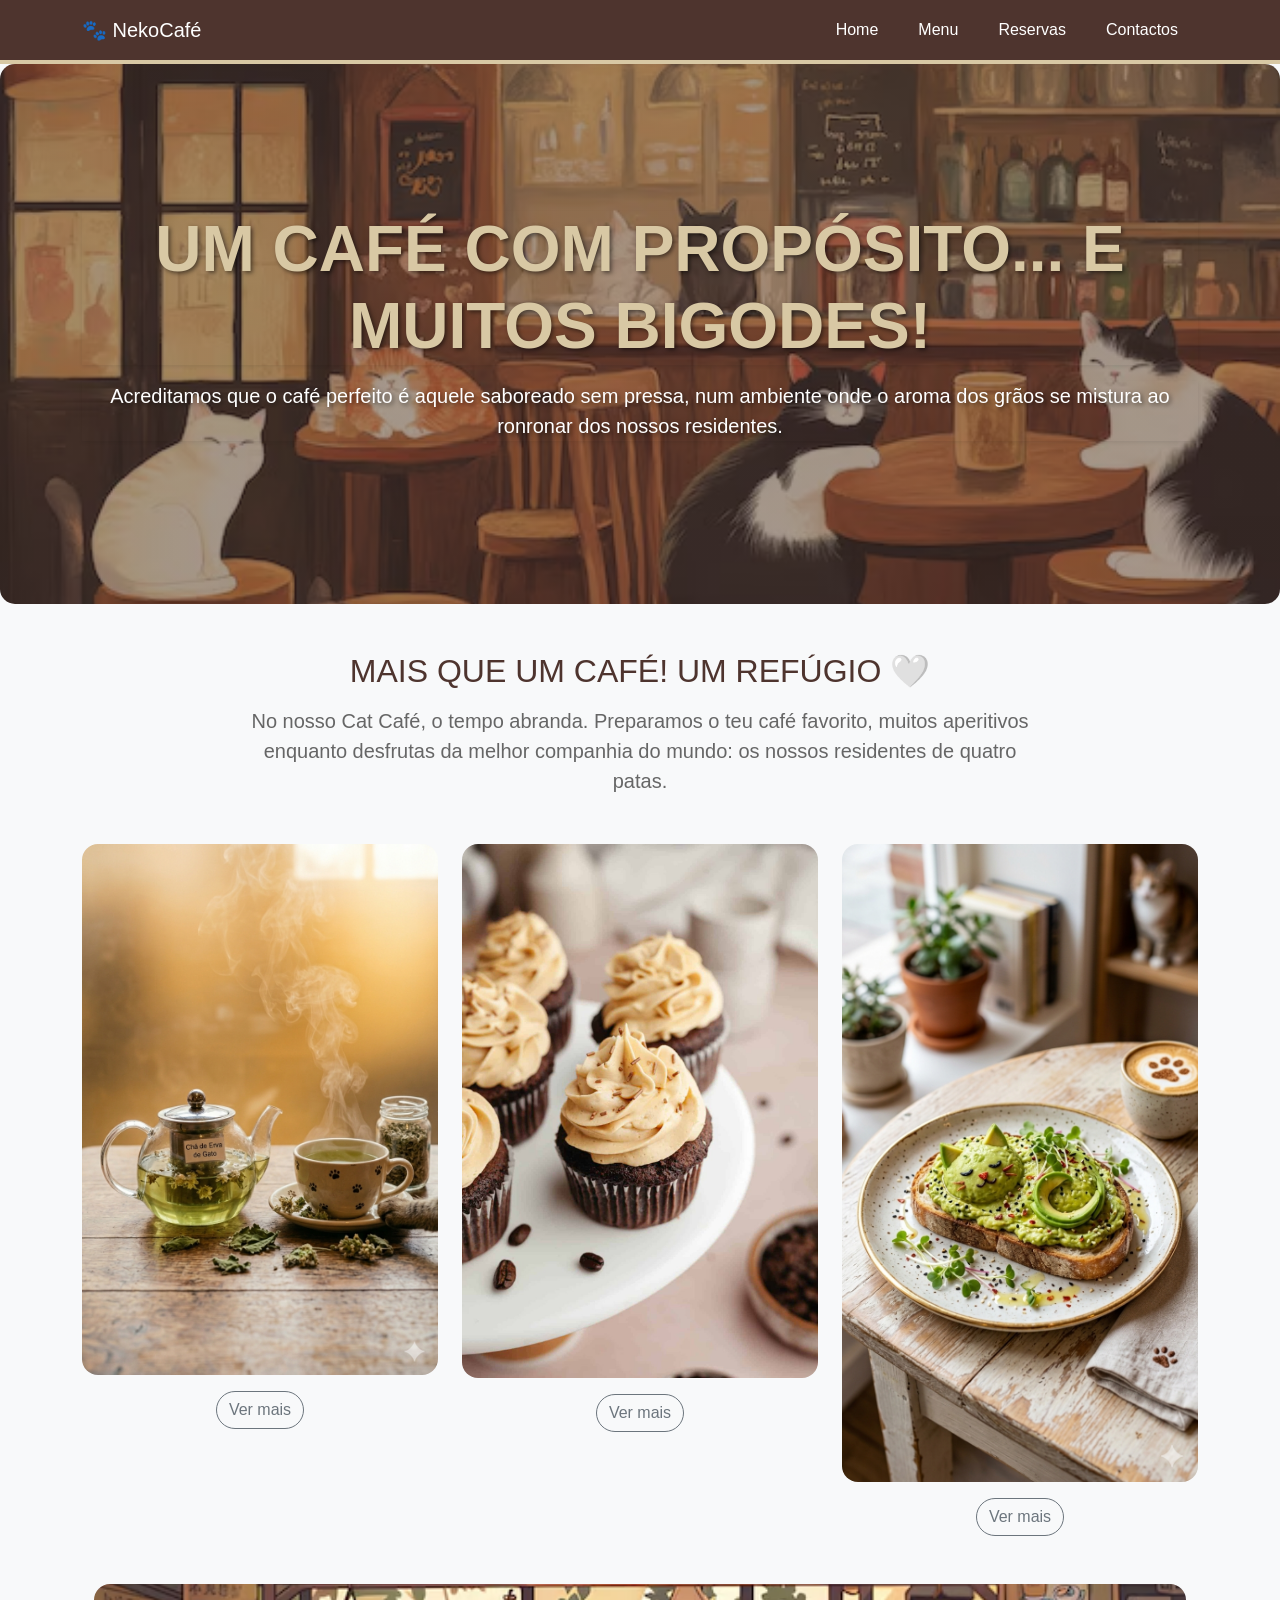
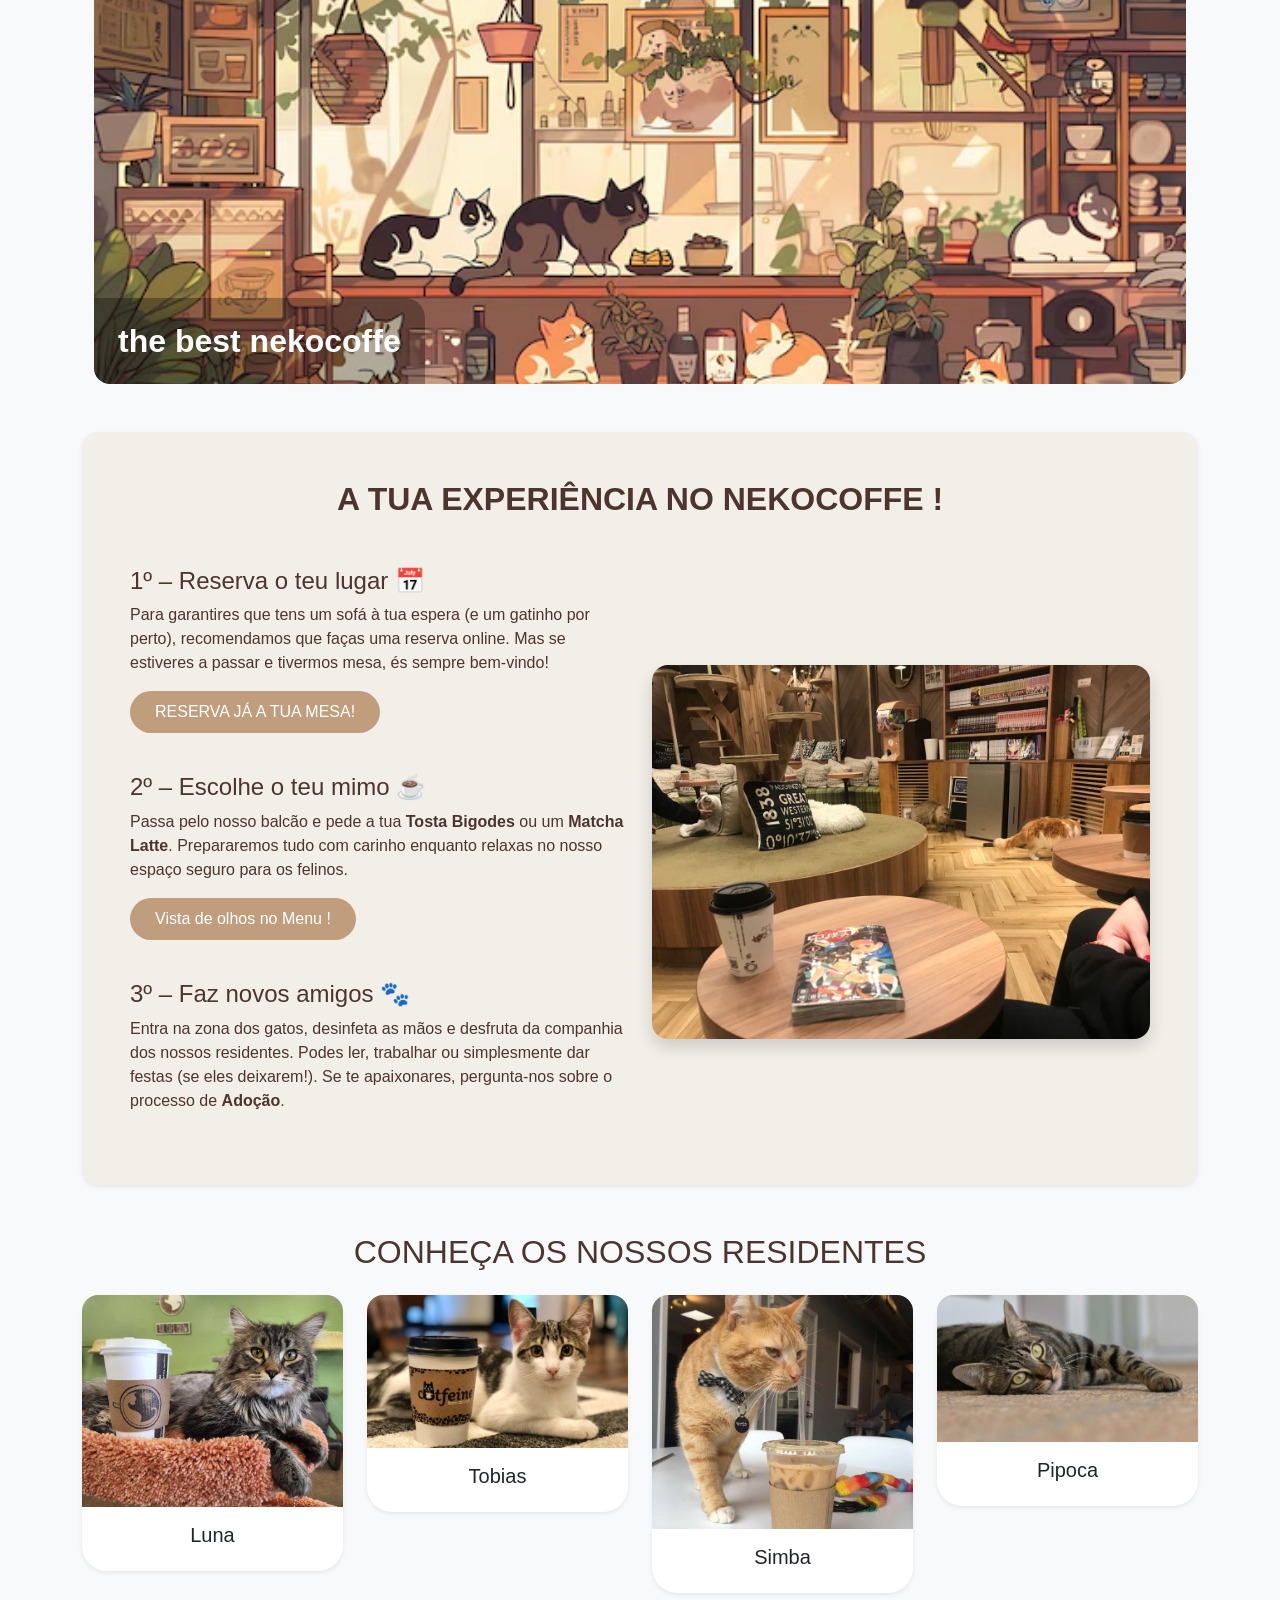
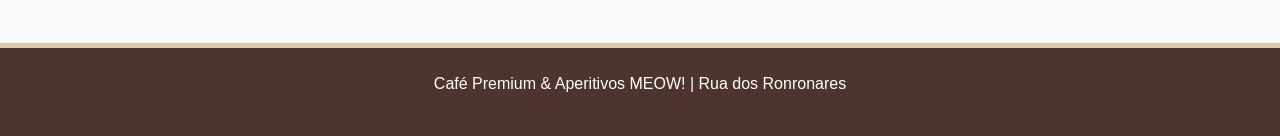
<file: index.html>
<!DOCTYPE html>
<html lang="pt">
<head>
    <meta charset="UTF-8">
    <meta name="viewport" content="width=device-width, initial-scale=1.0">
    <title>NekoCafé | Home</title>
    <link href="https://cdn.jsdelivr.net/npm/bootstrap@5.3.0/dist/css/bootstrap.min.css" rel="stylesheet">
    <link rel="stylesheet" href="css/style.css">
</head>
<body>

    <!-- NAVBAR -->
    <nav class="navbar navbar-expand-lg navbar-dark sticky-top" style="background-color: #4E342E;">
        <div class="container">
            <a class="navbar-brand" href="index.html">🐾 NekoCafé</a>
            <div class="collapse navbar-collapse">
                <ul class="navbar-nav ms-auto">
                    <li class="nav-item"><a class="nav-link" href="index.html">Home</a></li>
                    <li class="nav-item"><a class="nav-link" href="menu.html">Menu</a></li>
                    <li class="nav-item"><a class="nav-link" href="reservas.html">Reservas</a></li>
                    <li class="nav-item"><a class="nav-link" href="contactos.html">Contactos</a></li>
                </ul>
            </div>
        </div>
    </nav>

    <!-- HERO -->
    <header class="hero-section text-center text-white d-flex align-items-center justify-content-center">
    <div class="container">
        <h1 class="display-3 fw-bold shadow-sm">UM CAFÉ COM PROPÓSITO... E MUITOS BIGODES!</h1>
        <p class="lead mt-3 shadow-sm">Acreditamos que o café perfeito é aquele saboreado sem pressa, num ambiente onde o aroma dos grãos se mistura ao ronronar dos nossos residentes.</p>
    </div>
</header>

    <main class="container my-5">
        <!-- MAIS QUE UM CAFÉ -->
        <section class="text-center mb-5">
            <h2 class="mb-3">MAIS QUE UM CAFÉ! UM REFÚGIO 🤍</h2>
            <p class="lead mb-4" style="color: #666; max-width: 800px; margin: 0 auto;">
                No nosso Cat Café, o tempo abranda. Preparamos o teu café favorito, muitos aperitivos enquanto desfrutas da melhor companhia do mundo: os nossos residentes de quatro patas.
            </p>
            
            <div class="row g-4 mt-2">
                <!-- Foto 1 -->
                <div class="col-md-4">
                    <img src="assets/imagens/chaverde.png" class="img-fluid rounded-4 mb-3" alt="Café">
                    <br>
                    <a href="menu.html" class="btn btn-outline-secondary rounded-pill">Ver mais</a>
                </div>
                <!-- Foto 2 -->
                <div class="col-md-4">
                    <img src="assets/imagens/cupcakes.jpg" class="img-fluid rounded-4 mb-3" alt="Aperitivos">
                    <br>
                    <a href="menu.html" class="btn btn-outline-secondary rounded-pill">Ver mais</a>
                </div>
                <!-- Foto 3 -->
                <div class="col-md-4">
                    <img src="assets/imagens/tostabigodes.png" class="img-fluid rounded-4 mb-3" alt="Gatinhos">
                    <br>
                    <a href="residentes.html" class="btn btn-outline-secondary rounded-pill">Ver mais</a>
                </div>
            </div>
        </section>

        <!-- CAPA COM FRASE SOBREPOSTA -->
        <section class="container my-5">
            <div class="position-relative overflow-hidden rounded-4">
                <img src="assets/imagens/cozycatcoffe.avif" class="img-fluid w-100" alt="Capa NekoCoffe" style="height: 400px; object-fit: cover;">
                <div class="position-absolute bottom-0 start-0 p-4" style="background: rgba(0,0,0,0.3); border-top-right-radius: 20px;">
                    <h2 class="text-white fw-bold mb-0">the best nekocoffe</h2>
                </div>
            </div>
        </section>

        <!-- A TUA EXPERIÊNCIA NO NEKOCOFFE -->
        <section class="container my-5 p-5 rounded-4 shadow-sm" style="background-color: #f2efe9;">
            <h2 class="text-center mb-5 fw-bold">A TUA EXPERIÊNCIA NO NEKOCOFFE !</h2>
            <div class="row align-items-center">
                <div class="col-md-6">
                    <div class="mb-4">
                        <h4>1º – Reserva o teu lugar 📅</h4>
                        <p>Para garantires que tens um sofá à tua espera (e um gatinho por perto), recomendamos que faças uma reserva online. Mas se estiveres a passar e tivermos mesa, és sempre bem-vindo!</p>
                        <a href="reservas.html" class="btn text-white px-4 py-2 rounded-pill mb-3" style="background-color: #c09d7d;">RESERVA JÁ A TUA MESA!</a>
                    </div>
                    <div class="mb-4">
                        <h4>2º – Escolhe o teu mimo ☕</h4>
                        <p>Passa pelo nosso balcão e pede a tua <strong>Tosta Bigodes</strong> ou um <strong>Matcha Latte</strong>. Prepararemos tudo com carinho enquanto relaxas no nosso espaço seguro para os felinos.</p>
                        <a href="menu.html" class="btn text-white px-4 py-2 rounded-pill mb-3" style="background-color: #c09d7d;">Vista de olhos no Menu !</a>
                    </div>
                    <div class="mb-4">
                        <h4>3º – Faz novos amigos 🐾</h4>
                        <p>Entra na zona dos gatos, desinfeta as mãos e desfruta da companhia dos nossos residentes. Podes ler, trabalhar ou simplesmente dar festas (se eles deixarem!). Se te apaixonares, pergunta-nos sobre o processo de <strong>Adoção</strong>.</p>
                        
                    </div>
                </div>
                <div class="col-md-6">
                    <img src="assets/imagens/73b739605a682b5ae7edca3b984235d6.jpg" class="img-fluid rounded-4 shadow" alt="Espaço NekoCoffe">
                </div>
            </div>
        </section>

        <!-- RESIDENTES -->
        <section class="my-5">
            <h2 class="text-center mb-4">CONHEÇA OS NOSSOS RESIDENTES</h2>
            <div class="row g-4">
                <div class="col-md-3"><div class="card rounded-4 border-0 shadow-sm"><img src="assets/imagens/202503202311Minnesota_The-Cafe-Meow.jpg" class="card-img-top rounded-top-4"><div class="card-body text-center"><h5 class="card-title">Luna</h5></div></div></div>
                <div class="col-md-3"><div class="card rounded-4 border-0 shadow-sm"><img src="assets/imagens/this-is-johnny-a-sweet.jpg" class="card-img-top rounded-top-4"><div class="card-body text-center"><h5 class="card-title">Tobias</h5></div></div></div>
                <div class="col-md-3"><div class="card rounded-4 border-0 shadow-sm"><img src="assets/imagens/202503202311Ohio_affoGATO-Cat-Cafe.avif" class="card-img-top rounded-top-4"><div class="card-body text-center"><h5 class="card-title">Simba</h5></div></div></div>
                <div class="col-md-3"><div class="card rounded-4 border-0 shadow-sm"><img src="assets/imagens/image-asset.webp" class="card-img-top rounded-top-4"><div class="card-body text-center"><h5 class="card-title">Pipoca</h5></div></div></div>
            </div>
        </section>
    </main>

    <!-- FOOTER -->
    <footer class="py-4 text-center text-white" style="background-color: #4E342E;">
        <p>Café Premium & Aperitivos MEOW! | Rua dos Ronronares</p>
    </footer>

    <script src="https://cdn.jsdelivr.net/npm/bootstrap@5.3.0/dist/js/bootstrap.bundle.min.js"></script>
</body>
</html>
</file>
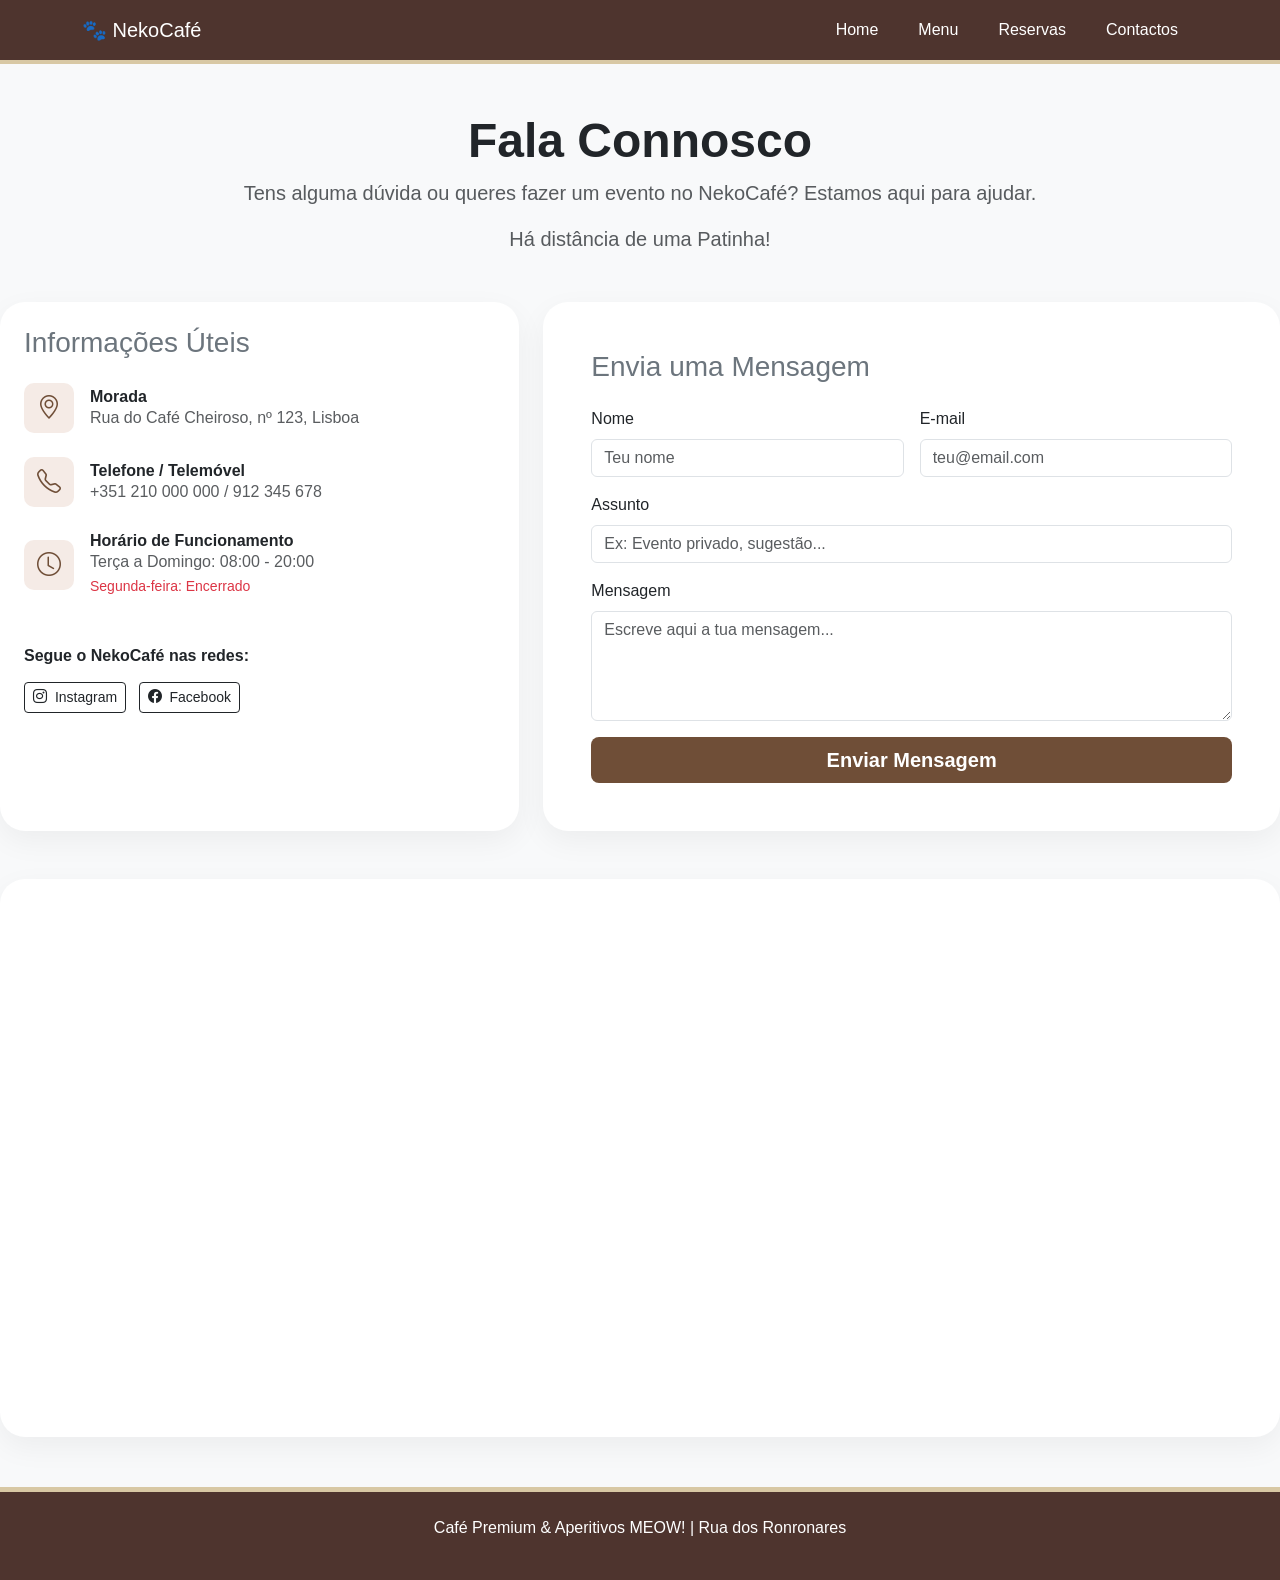
<file: Contactos.html>
<!DOCTYPE html>
<html lang="pt">
<head>
    <meta charset="UTF-8">
    <meta name="viewport" content="width=device-width, initial-scale=1.0">
    <title>Contactos - NekoCafé</title>
    <!-- Bootstrap 5 CSS -->
    <link href="https://cdn.jsdelivr.net/npm/bootstrap@5.3.3/dist/css/bootstrap.min.css" rel="stylesheet">
    <!-- Bootstrap Icons -->
    <link href="https://cdn.jsdelivr.net/npm/bootstrap-icons@1.11.3/font/bootstrap-icons.min.css" rel="stylesheet">
    <link rel="stylesheet" href="css/style.css">
</head>
<body>
<!-- NAVBAR -->
    <nav class="navbar navbar-expand-lg navbar-dark sticky-top" style="background-color: #4E342E;">
        <div class="container">
            <a class="navbar-brand" href="index.html">🐾 NekoCafé</a>
            <div class="collapse navbar-collapse">
                <ul class="navbar-nav ms-auto">
                    <li class="nav-item"><a class="nav-link" href="index.html">Home</a></li>
                    <li class="nav-item"><a class="nav-link" href="menu.html">Menu</a></li>
                    <li class="nav-item"><a class="nav-link" href="Reservas.html">Reservas</a></li>
                    <li class="nav-item"><a class="nav-link" href="Contactos.html">Contactos</a></li>
                </ul>
            </div>
        </div>
    </nav>

<div class="container my-5">
    <div class="text-center mb-5">
        <h1 class="display-5 fw-bold text-dark">Fala Connosco</h1>
        <p class="lead text-muted">Tens alguma dúvida ou queres fazer um evento no NekoCafé? Estamos aqui para ajudar.</p>
        <p class="lead text-muted">Há distância de uma Patinha!</p>
    </div>
    </div>

    <div class="row g-4">
        <!-- Coluna de Informações e Horários -->
        <div class="col-lg-5">
            <div class="card card-custom p-4 h-100">
                <h3 class="mb-4 text-secondary">Informações Úteis</h3>
                
                <!-- Morada -->
                <div class="d-flex align-items-center mb-4">
                    <div class="icon-box me-3"><i class="bi bi-geo-alt"></i></div>
                    <div>
                        <h6 class="mb-0 fw-bold">Morada</h6>
                        <p class="text-muted mb-0">Rua do Café Cheiroso, nº 123, Lisboa</p>
                    </div>
                </div>

                <!-- Telefone -->
                <div class="d-flex align-items-center mb-4">
                    <div class="icon-box me-3"><i class="bi bi-telephone"></i></div>
                    <div>
                        <h6 class="mb-0 fw-bold">Telefone / Telemóvel</h6>
                        <p class="text-muted mb-0">+351 210 000 000 / 912 345 678</p>
                    </div>
                </div>

                <!-- Horário -->
                <div class="d-flex align-items-center mb-4">
                    <div class="icon-box me-3"><i class="bi bi-clock"></i></div>
                    <div>
                        <h6 class="mb-0 fw-bold">Horário de Funcionamento</h6>
                        <p class="text-muted mb-0">Terça a Domingo: 08:00 - 20:00<br><small class="text-danger">Segunda-feira: Encerrado</small></p>
                    </div>
                </div>

                <!-- Redes Sociais -->
                <div class="mt-4">
                    <h6 class="fw-bold mb-3">Segue o NekoCafé nas redes:</h6>
                    <a href="#" class="btn btn-outline-dark btn-sm me-2"><i class="bi bi-instagram me-1"></i> Instagram</a>
                    <a href="#" class="btn btn-outline-dark btn-sm"><i class="bi bi-facebook me-1"></i> Facebook</a>
                </div>
            </div>
        </div>

        <!-- Coluna do Formulário de Contacto -->
        <div class="col-lg-7">
            <div class="card card-custom p-4 p-md-5 h-100">
                <h3 class="mb-4 text-secondary">Envia uma Mensagem</h3>
                
                <form class="needs-validation" id="contactForm" novalidate>
                    <div class="row g-3">
                        <div class="col-md-6">
                            <label for="c-name" class="form-label">Nome</label>
                            <input type="text" class="form-control" id="c-name" placeholder="Teu nome" required>
                            <div class="invalid-feedback">Introduz o teu nome.</div>
                        </div>
                        <div class="col-md-6">
                            <label for="c-email" class="form-label">E-mail</label>
                            <input type="email" class="form-control" id="c-email" placeholder="teu@email.com" required>
                            <div class="invalid-feedback">Introduz um e-mail válido.</div>
                        </div>
                        <div class="col-12">
                            <label for="c-subject" class="form-label">Assunto</label>
                            <input type="text" class="form-control" id="c-subject" placeholder="Ex: Evento privado, sugestão..." required>
                            <div class="invalid-feedback">Indica o assunto da mensagem.</div>
                        </div>
                        <div class="col-12">
                            <label for="c-message" class="form-label">Mensagem</label>
                            <textarea class="form-control" id="c-message" rows="4" placeholder="Escreve aqui a tua mensagem..." required></textarea>
                            <div class="invalid-feedback">Escreve a tua mensagem antes de enviar.</div>
                        </div>
                        <div class="col-12 d-grid">
                            <button class="btn btn-coffee btn-lg fw-bold" type="submit">Enviar Mensagem</button>
                        </div>
                    </div>
                </form>
            </div>
        </div>
    </div>

    <!-- Espaço para o Mapa (Opcional) -->
    <div class="row mt-5">
        <div class="col-12">
            <div class="card card-custom p-2 text-center text-muted bg-white">
              <div class="ratio ratio-21x9" style="border-radius: 10px; overflow: hidden;">
                <iframe src="https://www.google.com/maps/embed?pb=!1m18!1m12!1m3!1d2777.5833294215436!2d-8.600226888678582!3d41.14577807121194!2m3!1f0!2f0!3f0!3m2!1i1024!2i768!4f13.1!3m3!1m2!1s0xd2464ec703142a9%3A0xf40dabc8ef4be4c3!2sAv.%20de%20Rodrigues%20de%20Freitas%2093%2C%204300-466%20Porto!5e1!3m2!1spt-PT!2spt!4v1781376258192!5m2!1spt-PT!2spt" width="600" height="450" style="border:0;" allowfullscreen="" loading="lazy" referrerpolicy="no-referrer-when-downgrade"></iframe>
              </div>
            </div>
        </div>
    </div>
</div>

<script src="https://cdn.jsdelivr.net/npm/bootstrap@5.3.3/dist/js/bootstrap.bundle.min.js"></script>
<script>
    (function () {
        'use strict'
        var forms = document.querySelectorAll('.needs-validation')
        Array.prototype.slice.call(forms).forEach(function (form) {
            form.addEventListener('submit', function (event) {
                if (!form.checkValidity()) {
                    event.preventDefault()
                    event.stopPropagation()
                } else {
                    event.preventDefault()
                    alert('Obrigado! A tua mensagem foi enviada para o NekoCafé.')
                }
                form.classList.add('was-validated')
            }, false)
        })
    })()
</script>

<!-- FOOTER -->
    <footer class="py-4 text-center text-white" style="background-color: #4E342E;">
        <p>Café Premium & Aperitivos MEOW! | Rua dos Ronronares</p>
    </footer>
</body>
</html>
</file>
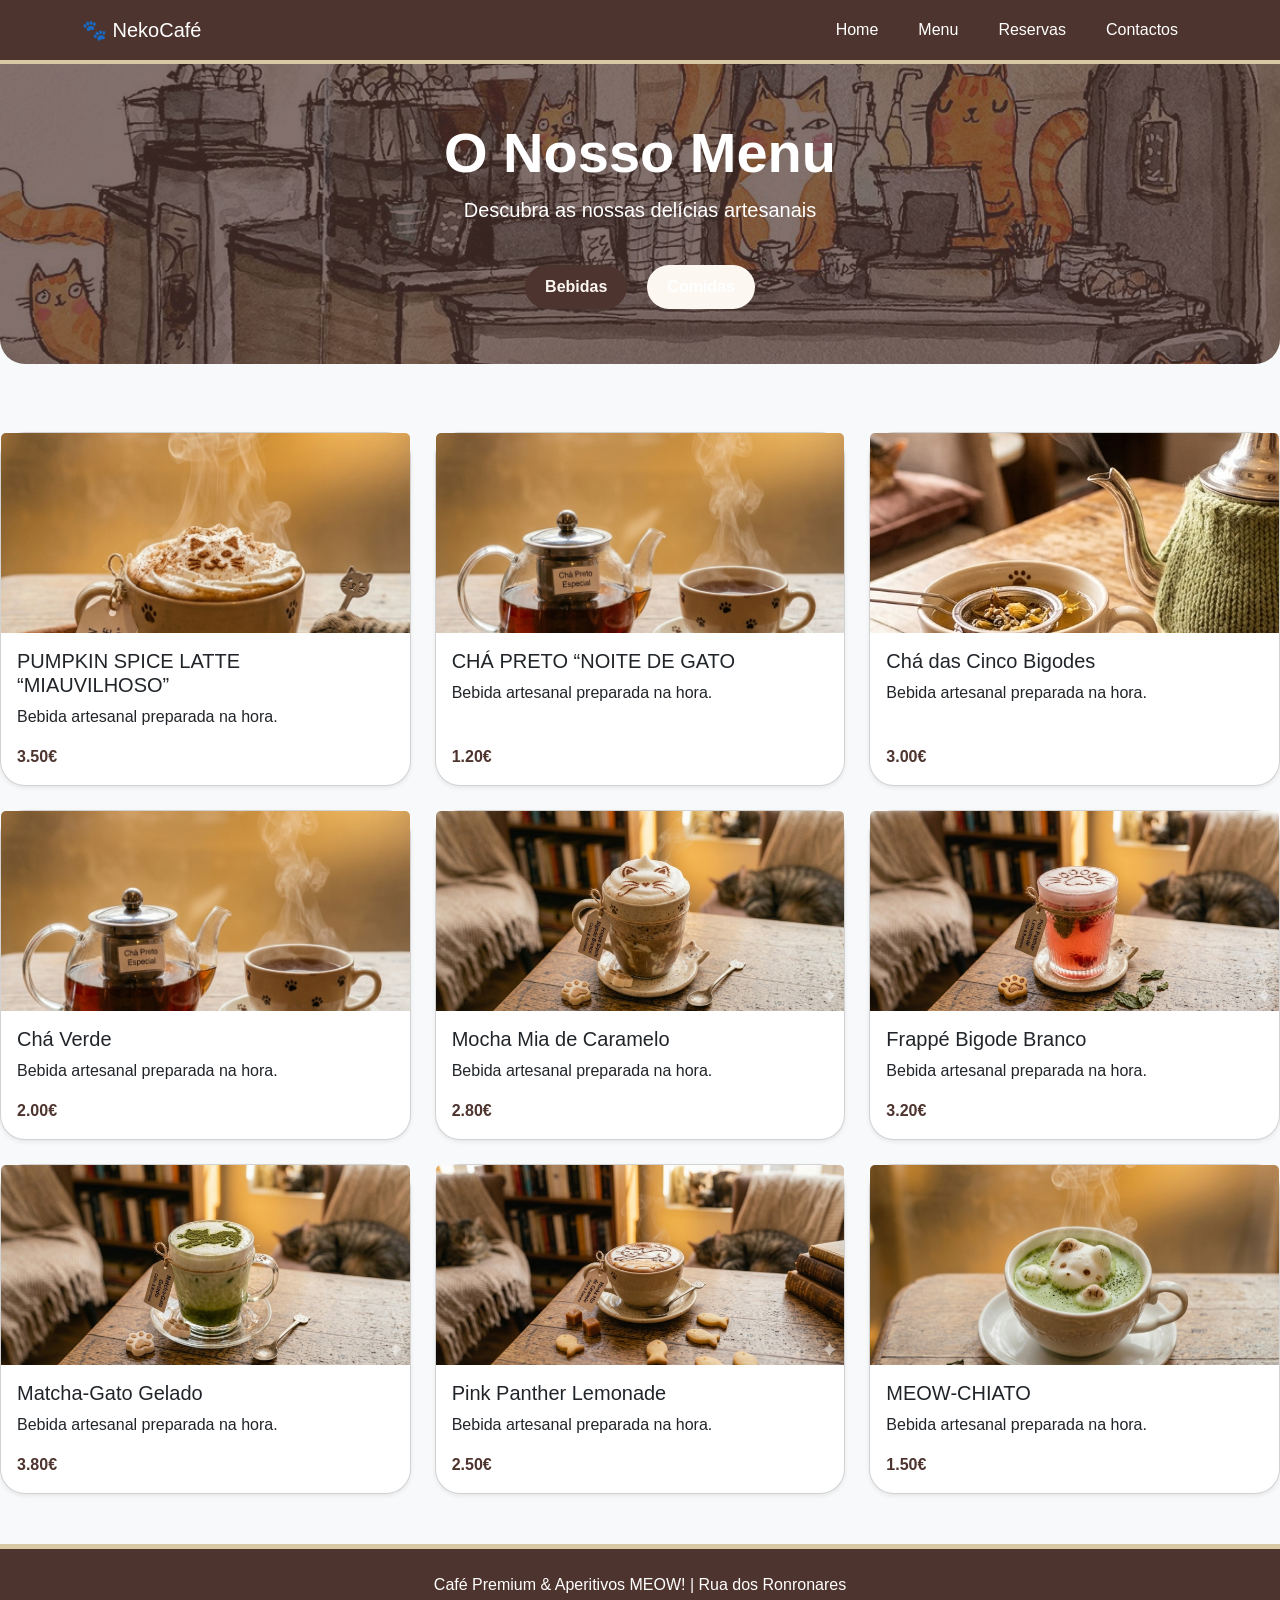
<file: Menu.html>
<!DOCTYPE html>
<html lang="pt">
<head>
    <meta charset="UTF-8">
    <meta name="viewport" content="width=device-width, initial-scale=1.0">
    <title>Menu | NekoCafé</title>
    <link href="https://cdn.jsdelivr.net/npm/bootstrap@5.3.3/dist/css/bootstrap.min.css" rel="stylesheet">
    <link rel="stylesheet" href="css/style.css">
</head>
<body>

    <nav class="navbar navbar-expand-lg navbar-dark sticky-top">
        <div class="container">
            <a class="navbar-brand" href="index.html">🐾 NekoCafé</a>
            <button class="navbar-toggler" type="button" data-bs-toggle="collapse" data-bs-target="#navbarNav">
                <span class="navbar-toggler-icon"></span>
            </button>
            <div class="collapse navbar-collapse" id="navbarNav">
                <ul class="navbar-nav ms-auto">
                    <li class="nav-item"><a class="nav-link" href="index.html">Home</a></li>
                    <li class="nav-item"><a class="nav-link active" href="menu.html">Menu</a></li>
                    <li class="nav-item"><a class="nav-link" href="reservas.html">Reservas</a></li>
                    <li class="nav-item"><a class="nav-link" href="contactos.html">Contactos</a></li>
                </ul>
            </div>
        </div>
    </nav>


    <div class="menu-header-bg p-5 text-center text-white mb-5">
    <h1 class="display-4 fw-bold">O Nosso Menu</h1>
    <p class="lead">Descubra as nossas delícias artesanais</p>

    <ul class="nav nav-tabs mt-4 justify-content-center border-0" id="menuTabs" role="tablist">
        <li class="nav-item"><button class="nav-link active" data-bs-toggle="tab" data-bs-target="#bebidas">Bebidas</button></li>
        <li class="nav-item"><button class="nav-link" data-bs-toggle="tab" data-bs-target="#comidas">Comidas</button></li>
    </ul>
</div>

        <div class="tab-content">
            <!-- BEBIDAS: 9 Cards com Preço -->
            <div class="tab-pane fade show active" id="bebidas">
                <div class="row g-4">
                    <script>
                        const bebidas = [
                        { nome: "PUMPKIN SPICE LATTE “MIAUVILHOSO”", preco: "3.50€", imagem: "assets/imagens/PUMPKINSPICELATTE.png" },
                        { nome: "CHÁ PRETO “NOITE DE GATO", preco: "1.20€", imagem: "assets/imagens/cha.png" },
                        { nome: "Chá das Cinco Bigodes", preco: "3.00€", imagem: "assets/imagens/das5.png" },
                        { nome: "Chá Verde", preco: "2.00€", imagem: "assets/imagens/cha.png" },
                        { nome: "Mocha Mia de Caramelo", preco: "2.80€", imagem: "assets/imagens/1.png" },
                        { nome: "Frappé Bigode Branco", preco: "3.20€", imagem: "assets/imagens/2.png" },
                        { nome: "Matcha-Gato Gelado", preco: "3.80€", imagem: "assets/imagens/3.png" },
                        { nome: "Pink Panther Lemonade", preco: "2.50€", imagem: "assets/imagens/caramelo.png" },
                        { nome: "MEOW-CHIATO", preco: "1.50€", imagem: "assets/imagens/lattecafe.png" }
                        ];
                        bebidas.forEach(item => {
                        document.write(`
                            <div class="col-md-4">
                                <div class="card h-100 shadow-sm">
                                    <img src="${item.imagem}" class="card-img-top img-fluid" alt="${item.nome}" style="height: 200px; object-fit: cover;">
                                    <div class="card-body d-flex flex-column">
                                        <h5 class="card-title">${item.nome}</h5>
                                        <p class="card-text flex-grow-1">Bebida artesanal preparada na hora.</p>
                                        <p class="card-text fw-bold" style="color: var(--neko-café-escuro);">${item.preco}</p>
                                    </div>
                                </div>
                            </div>`);
                    });
                    </script>
                </div>
            </div>
            
            <!-- COMIDAS: 9 Itens em Tabela Responsiva -->
            <div class="tab-pane fade" id="comidas">
                <div class="table-responsive">
                    <table class="table table-striped table-hover">
                        <thead>
                            <tr><th>Produto</th><th>Descrição</th><th>Preço</th></tr>
                        </thead>
                        <tbody>
                            <script>
                                const comidas = [
                                    { nome: "Cookie Pata", preco: "1.50€" }, { nome: "Bolo Neko", preco: "2.50€" },
                                    { nome: "Tosta Mista", preco: "3.00€" }, { nome: "Croissant", preco: "1.20€" },
                                    { nome: "Muffin", preco: "2.00€" }, { nome: "Brownie", preco: "2.20€" },
                                    { nome: "Sandes Vegan", preco: "4.00€" }, { nome: "Scone", preco: "1.80€" },
                                    { nome: "Panquecas", preco: "4.50€" }
                                ];
                                comidas.forEach(item => {
                                    document.write(`<tr><td>${item.nome}</td><td>Delicioso e fresco</td><td>${item.preco}</td></tr>`);
                                });
                            </script>
                        </tbody>
                    </table>
                </div>
            </div>
        </div>
    </div>

    <!-- FOOTER -->
    <footer class="py-4 text-center text-white" style="background-color: #4E342E;">
        <p>Café Premium & Aperitivos MEOW! | Rua dos Ronronares</p>
    </footer>

    <script src="https://cdn.jsdelivr.net/npm/bootstrap@5.3.3/dist/js/bootstrap.bundle.min.js"></script>
</body>
</html>
</file>
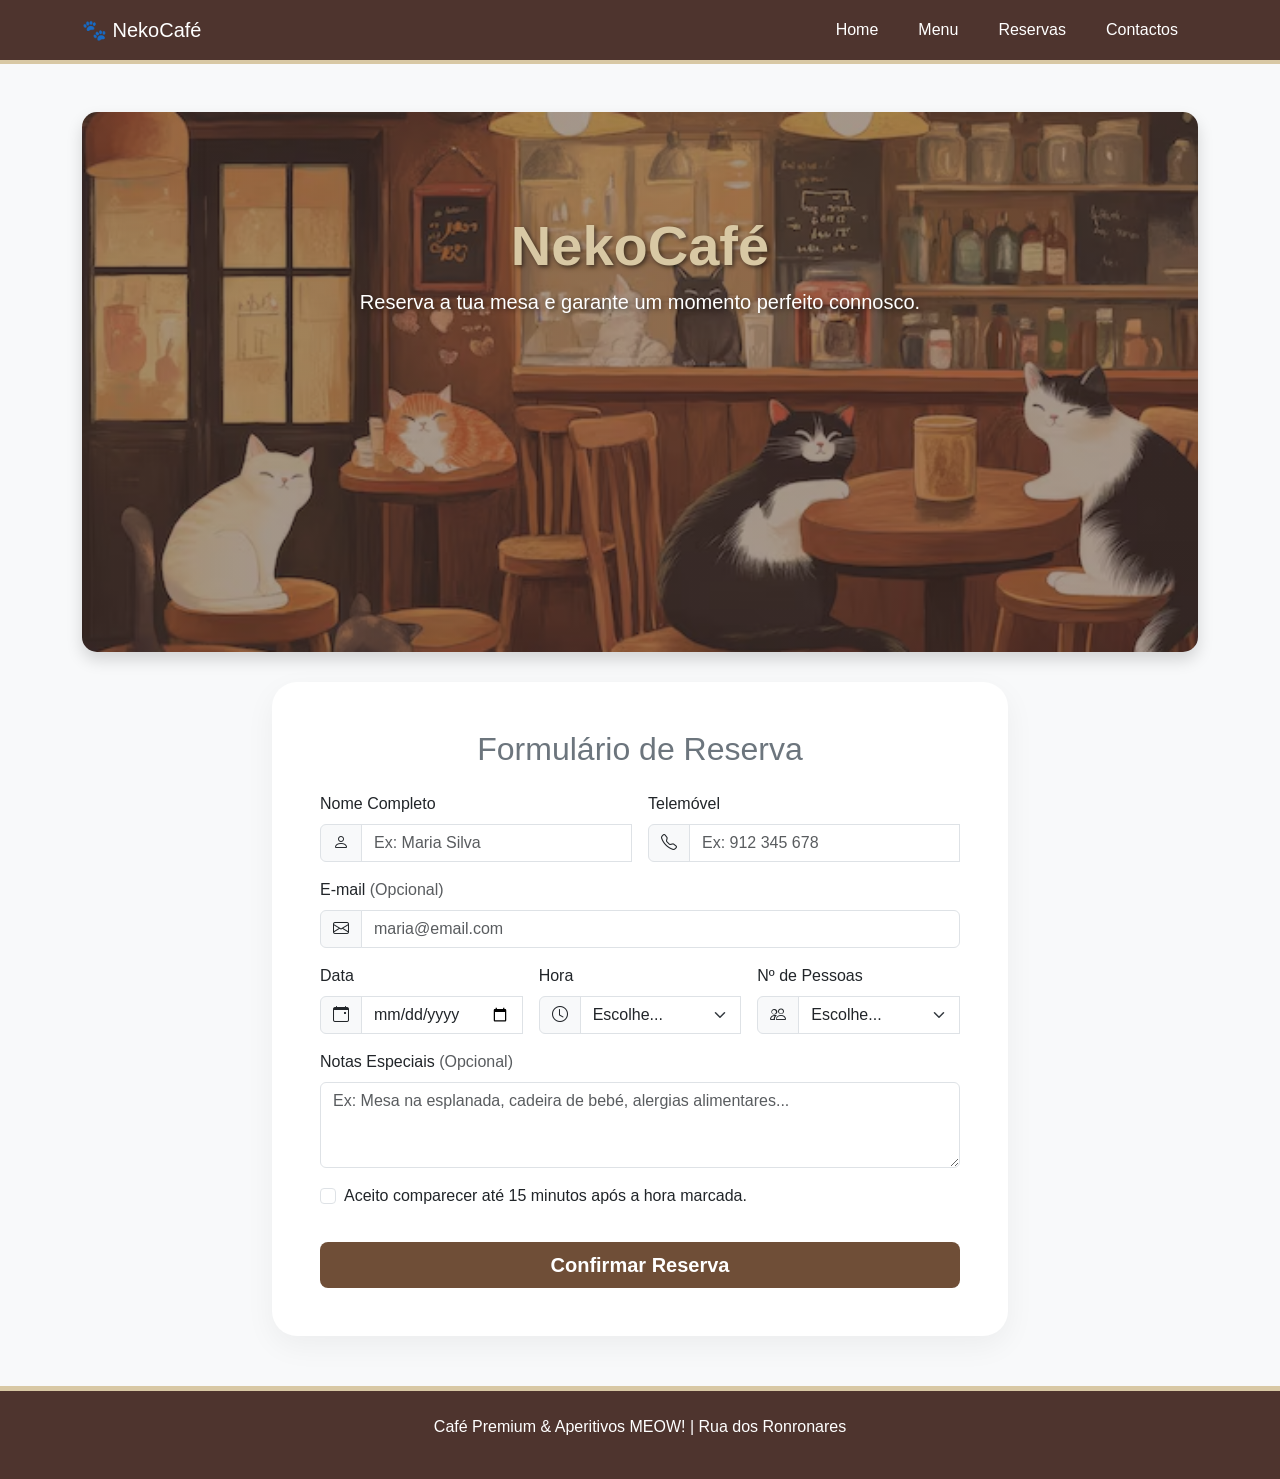
<file: Reservas.html>
<!DOCTYPE html>
<html lang="pt">
<head>
    <meta charset="UTF-8">
    <meta name="viewport" content="width=device-width, initial-scale=1.0">
    <title>Reserva NekoCafé</title>
    <link href="https://cdn.jsdelivr.net/npm/bootstrap@5.3.3/dist/css/bootstrap.min.css" rel="stylesheet">
    <link href="https://cdn.jsdelivr.net/npm/bootstrap-icons@1.11.3/font/bootstrap-icons.min.css" rel="stylesheet">
    <link rel="stylesheet" href="css/style.css">
</head>
<body>

  <!-- NAV BAR -->
    <nav class="navbar navbar-expand-lg navbar-dark sticky-top">
        <div class="container">
            <a class="navbar-brand" href="index.html">🐾 NekoCafé</a>
            <button class="navbar-toggler" type="button" data-bs-toggle="collapse" data-bs-target="#navbarNav">
                <span class="navbar-toggler-icon"></span>
            </button>
            <div class="collapse navbar-collapse" id="navbarNav">
                <ul class="navbar-nav ms-auto">
                    <li class="nav-item"><a class="nav-link active" href="index.html">Home</a></li>
                    <li class="nav-item"><a class="nav-link" href="menu.html">Menu</a></li>
                    <li class="nav-item"><a class="nav-link" href="reservas.html">Reservas</a></li>
                    <li class="nav-item"><a class="nav-link" href="contactos.html">Contactos</a></li>
                </ul>
            </div>
        </div>
    </nav>

<div class="container my-5">
    <div class="hero-section text-center shadow">
        <h1 class="display-4 fw-bold">NekoCafé</h1>
        <p class="lead">Reserva a tua mesa e garante um momento perfeito connosco.</p>
    </div>

    <div class="row justify-content-center">
        <div class="col-lg-8">
            <div class="card card-custom p-4 p-md-5">
                <h2 class="text-center mb-4 text-secondary">Formulário de Reserva</h2>
                
                <form class="needs-validation" id="reservationForm" novalidate>
                    <div class="row g-3">
                        <div class="col-md-6">
                            <label for="name" class="form-label">Nome Completo</label>
                            <div class="input-group">
                                <span class="input-group-text"><i class="bi bi-person"></i></span>
                                <input type="text" class="form-control" id="name" placeholder="Ex: Maria Silva" required>
                                <div class="invalid-feedback">Por favor, introduz o teu nome.</div>
                            </div>
                        </div>

                        <div class="col-md-6">
                            <label for="phone" class="form-label">Telemóvel</label>
                            <div class="input-group">
                                <span class="input-group-text"><i class="bi bi-telephone"></i></span>
                                <input type="tel" class="form-control" id="phone" placeholder="Ex: 912 345 678" required>
                                <div class="invalid-feedback">Por favor, introduz um número de contacto válido.</div>
                            </div>
                        </div>

                        <div class="col-md-10 col-lg-12">
                            <label for="email" class="form-label">E-mail <span class="text-muted">(Opcional)</span></label>
                            <div class="input-group">
                                <span class="input-group-text"><i class="bi bi-envelope"></i></span>
                                <input type="email" class="form-control" id="email" placeholder="maria@email.com">
                            </div>
                        </div>

                        <div class="col-md-4">
                            <label for="date" class="form-label">Data</label>
                            <div class="input-group">
                                <span class="input-group-text"><i class="bi bi-calendar-event"></i></span>
                                <input type="date" class="form-control" id="date" required>
                                <div class="invalid-feedback">Escolhe uma data válida.</div>
                            </div>
                        </div>

                        <div class="col-md-4">
                            <label for="time" class="form-label">Hora</label>
                            <div class="input-group">
                                <span class="input-group-text"><i class="bi bi-clock"></i></span>
                                <select class="form-select" id="time" required>
                                    <option value="" selected disabled>Escolhe...</option>
                                    <option>08:30</option>
                                    <option>10:00</option>
                                    <option>14:30</option>
                                    <option>16:00</option>
                                    <option>17:30</option>
                                    <option>19:00</option>
                                </select>
                                <div class="invalid-feedback">Escolhe a hora da reserva.</div>
                            </div>
                        </div>

                        <div class="col-md-4">
                            <label for="guests" class="form-label">Nº de Pessoas</label>
                            <div class="input-group">
                                <span class="input-group-text"><i class="bi bi-people"></i></span>
                                <select class="form-select" id="guests" required>
                                    <option value="" selected disabled>Escolhe...</option>
                                    <option value="1">1 Pessoa</option>
                                    <option value="2">2 Pessoas</option>
                                    <option value="3">3 Pessoas</option>
                                    <option value="4">4 Pessoas</option>
                                    <option value="5">5+ Pessoas (Contactar café)</option>
                                </select>
                                <div class="invalid-feedback">Indica o número de pessoas.</div>
                            </div>
                        </div>

                        <div class="col-12">
                            <label for="notes" class="form-label">Notas Especiais <span class="text-muted">(Opcional)</span></label>
                            <textarea class="form-control" id="notes" rows="3" placeholder="Ex: Mesa na esplanada, cadeira de bebé, alergias alimentares..."></textarea>
                        </div>

                        <div class="col-12 my-3">
                            <div class="form-check">
                                <input class="form-check-input" type="checkbox" value="" id="terms" required>
                                <label class="form-check-label" for="terms">
                                    Aceito comparecer até 15 minutos após a hora marcada.
                                </label>
                                <div class="invalid-feedback">Precisas de aceitar esta condição para reservar.</div>
                            </div>
                        </div>

                        <div class="col-12 text-center d-grid">
                            <button class="btn btn-coffee btn-lg fw-bold" type="submit">Confirmar Reserva</button>
                        </div>
                    </div>
                </form>
            </div>
        </div>
    </div>
</div>

<script src="https://cdn.jsdelivr.net/npm/bootstrap@5.3.3/dist/js/bootstrap.bundle.min.js"></script>
<script>
    // Script do Bootstrap para validação de formulários
    (function () {
        'use strict'
        var forms = document.querySelectorAll('.needs-validation')
        Array.prototype.slice.call(forms)
            .forEach(function (form) {
                form.addEventListener('submit', function (event) {
                    if (!form.checkValidity()) {
                        event.preventDefault()
                        event.stopPropagation()
                    } else {
                        // Se estiver tudo bem, avisa o utilizador (Simulação)
                        event.preventDefault()
                        alert('Reserva enviada com sucesso! Aguarda a confirmação.')
                    }
                    form.classList.add('was-validated')
                }, false)
            })
    })()
</script>

<footer class="py-4 text-center text-white" style="background-color: #4E342E;">
        <p>Café Premium & Aperitivos MEOW! | Rua dos Ronronares</p>
    </footer>
</body>
</html>
</file>
<file: css/style.css>
/* Paleta de Cores Aconchegante */
:root {
    --neko-café-escuro: #4E342E;
    --neko-café-claro: #A1887F;
    --neko-creme: #FDF7F2;
    --neko-rosa-cute: #d8c8a4;
    --neko-branco: #FFFFFF;
}

/* Tipografia (ajuste para ficar mais suave) */
body {
    background-color: var(--neko-creme);
    color: var(--neko-café-escuro);
    font-family: 'Segoe UI', sans-serif;
}

/* Cabeçalho (Navbar) com efeito suave */
.navbar {
    background-color: var(--neko-café-escuro) !important;
    border-bottom: 4px solid var(--neko-rosa-cute);
    transition: all 0.4s ease;
}

.nav-link {
    color: var(--neko-branco) !important;
    font-weight: 500;
    padding: 10px 20px !important;
    border-radius: 50px;
    transition: all 0.3s ease;
}

/* Hover nos links */
.nav-link:hover {
    background-color: var(--neko-rosa-cute);
    color: var(--neko-café-escuro) !important;
    transform: translateY(-2px);
}

/* Rodapé Lindo e Cute */
footer {
    background-color: var(--neko-café-escuro);
    color: var(--neko-creme);
    padding: 40px 0;
    margin-top: 50px;
    border-top: 5px solid var(--neko-rosa-cute);
    text-align: center;
}

.footer-text {
    font-style: italic;
    font-size: 1.1rem;
}

.card {
    border-radius: 25px !important;
    transition: transform 0.3s ease, box-shadow 0.3s ease;
}
.card:hover {
    transform: scale(1.05); /* O card cresce um pouco */
    box-shadow: 0 15px 30px rgba(78, 52, 46, 0.2);
}

/* Hero Section (Introdução) */
.hero-section {
    background: linear-gradient(135deg, var(--neko-café-escuro), var(--neko-café-claro));
    color: var(--neko-creme);
    padding: 100px 0 !important;
    margin-bottom: 50px;
}

.hero-section h1 {
    color: var(--neko-rosa-cute);
    text-shadow: 2px 2px 4px rgba(0,0,0,0.3);
}

.btn-primary {
    background-color: var(--neko-rosa-cute) !important;
    border: none !important;
    color: var(--neko-café-escuro) !important;
    font-weight: bold;
    border-radius: 50px !important;
    transition: transform 0.3s;
}

.btn-primary:hover {
    transform: scale(1.1);
    background-color: #ff9fb3 !important;
}

.btn-outline-light {
    border: 2px solid var(--neko-rosa-cute) !important;
    color: var(--neko-rosa-cute) !important;
    border-radius: 50px !important;
}

.hero-section {
            background: linear-gradient(rgba(0, 0, 0, 0.6), rgba(0, 0, 0, 0.6)), url('https://images.unsplash.com/photo-1554118811-1e0d58224f24?q=80&w=1000') no-repeat center center;
            background-size: cover;
            color: white;
            padding: 60px 0;
            border-radius: 15px;
            margin-bottom: 30px;
        }

.card-custom {
            border: none;
            border-radius: 15px;
            box-shadow: 0 10px 30px rgba(0,0,0,0.05);
        }
        .btn-coffee {
            background-color: #6f4e37;
            color: white;
            border: none;
        }

        .btn-coffee:hover {
            background-color: #5a3d2a;
            color: white;
        }
/*Contactos*/
body {
            background-color: #f8f9fa;
            font-family: 'Segoe UI', Tahoma, Geneva, Verdana, sans-serif;
        }
        .card-custom {
            border: none;
            border-radius: 15px;
            box-shadow: 0 10px 30px rgba(0,0,0,0.05);
        }
        .icon-box {
            background-color: #f5ebe6;
            color: #6f4e37;
            width: 50px;
            height: 50px;
            border-radius: 10px;
            display: flex;
            align-items: center;
            justify-content: center;
            font-size: 24px;
        }
        .btn-coffee {
            background-color: #6f4e37;
            color: white;
            border: none;
        }
        .btn-coffee:hover {
            background-color: #5a3d2a;
            color: white;
        }

/* --- Estilos para o Menu --- */

/* Estilização das Tabs */
.nav-tabs .nav-link {
    color: var(--neko-café-escuro);
    border: 2px solid var(--neko-café-escuro);
    border-radius: 20px 20px 0 0;
    margin-right: 5px;
    font-weight: bold;
}

.nav-tabs .nav-link.active {
    background-color: var(--neko-café-escuro) !important;
    color: var(--neko-creme) !important;
    border-color: var(--neko-café-escuro);
}

/* Estilização da Tabela Responsiva */
.table {
    background-color: var(--neko-branco);
    border-radius: 15px;
    overflow: hidden; /* Garante que os cantos arredondados apareçam */
}

.table thead {
    background-color: var(--neko-café-escuro);
    color: var(--neko-creme);
}

/* Espaçamento extra para os cards no menu */
.tab-pane {
    padding-top: 20px;
}


.menu-header-bg {
    /* Gradiente escuro para garantir leitura, sobre a imagem */
    background: linear-gradient(rgba(78, 52, 46, 0.7), rgba(78, 52, 46, 0.7)), 
                url('../assets/imagens/menu.jpg');
    background-size: cover;
    background-position: center;
    background-repeat: no-repeat;
    border-radius: 0 0 25px 25px; /* Cantos arredondados apenas em baixo */
    min-height: 300px;
    display: flex;
    flex-direction: column;
    justify-content: center;
    align-items: center;
}

/* Ajuste fino para os botões das tabs ficarem visíveis sobre o fundo */
.menu-header-bg .nav-link {
    background-color: var(--neko-creme);
    border: none;
    margin: 0 10px;
    border-radius: 50px;
    padding: 10px 25px;
    color: var(--neko-café-escuro);
}

.menu-header-bg .nav-link.active {
    background-color: var(--neko-rosa-cute);
    color: white;
}

/* Menu */
.hero-section {
    /* Ajuste o caminho da imagem se necessário (ex: 'assets/Home.avif') */
    background-image: linear-gradient(rgba(78, 52, 46, 0.5), rgba(78, 52, 46, 0.5)), 
                      url('../assets/imagens/Home.avif'); 
    background-size: cover;
    background-position: center;
    background-repeat: no-repeat;
    height: 60vh; /* Ocupa 60% da altura do ecrã */
    width: 100%;
}

/* Opcional: Adicionar sombra ao texto para melhorar a legibilidade sobre a imagem */
.hero-section h1, .hero-section p {
    text-shadow: 2px 2px 4px rgba(0,0,0,0.5);
}
</file>
